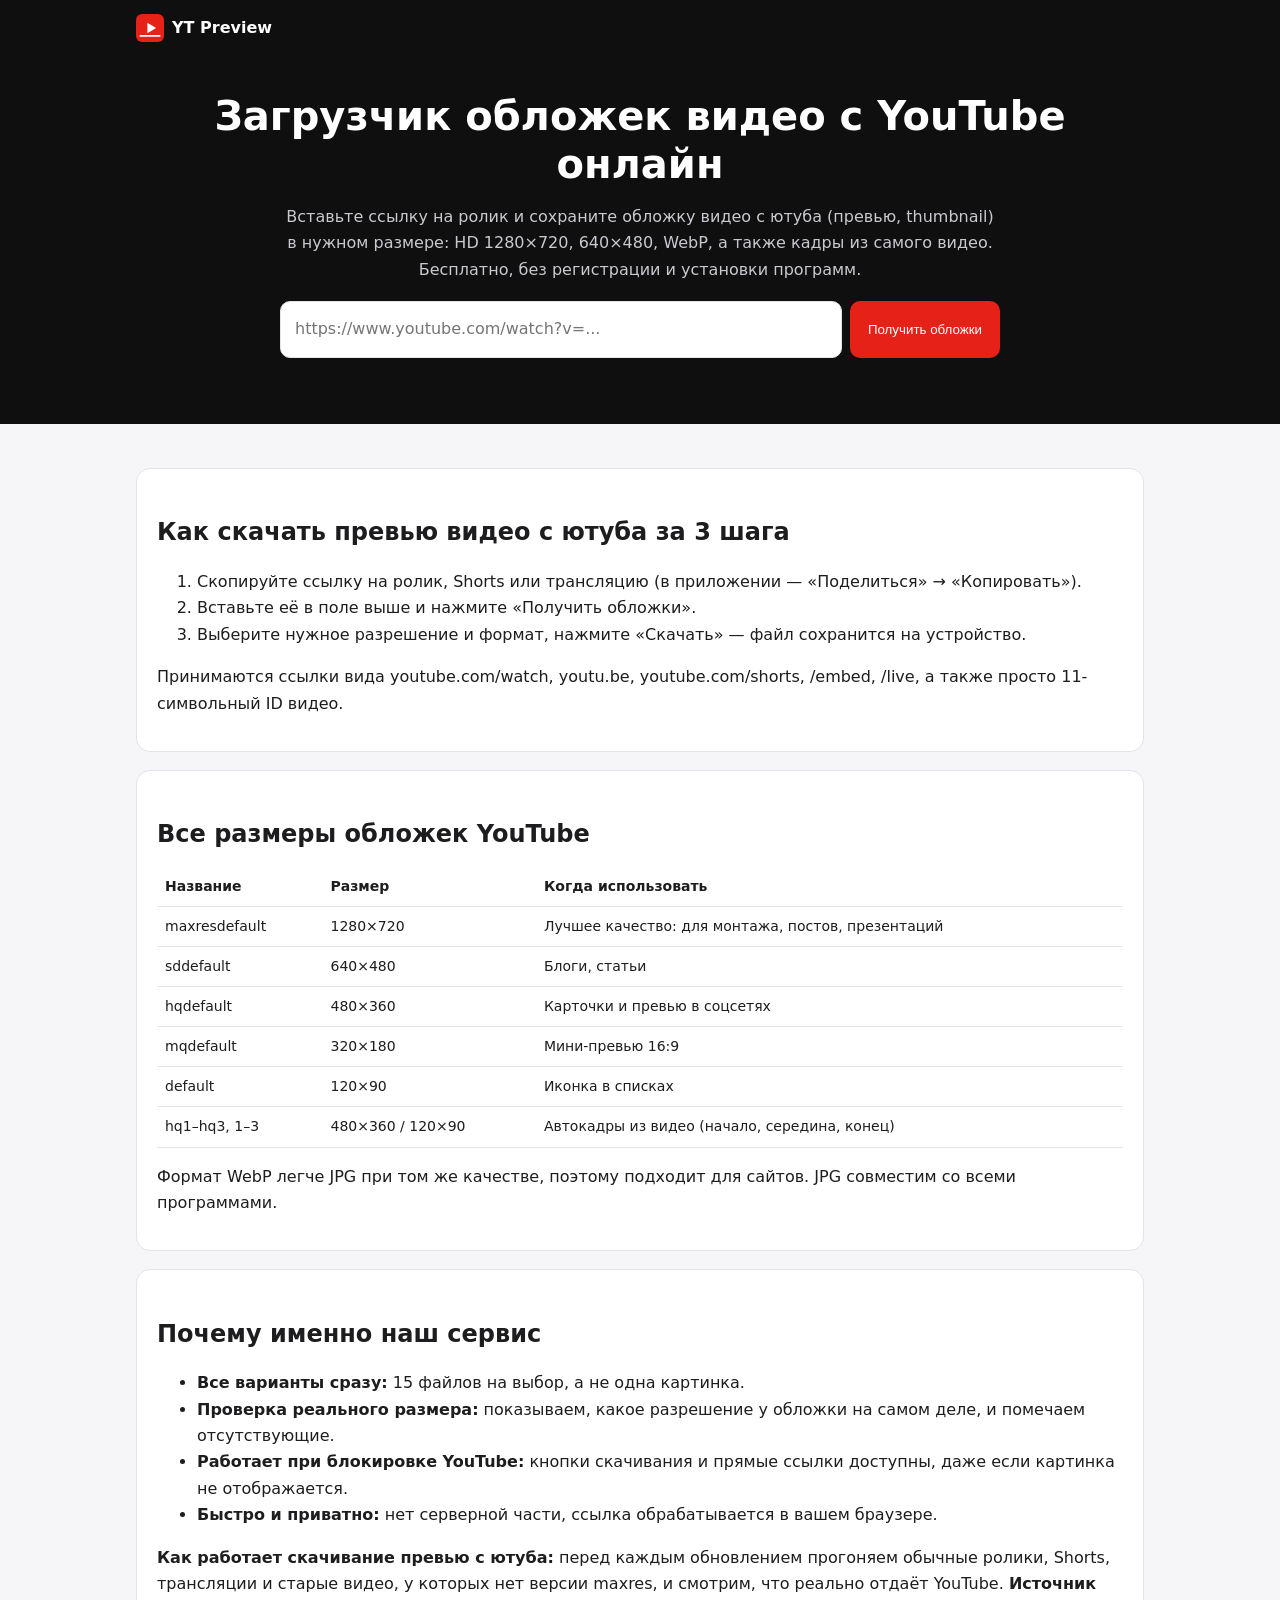
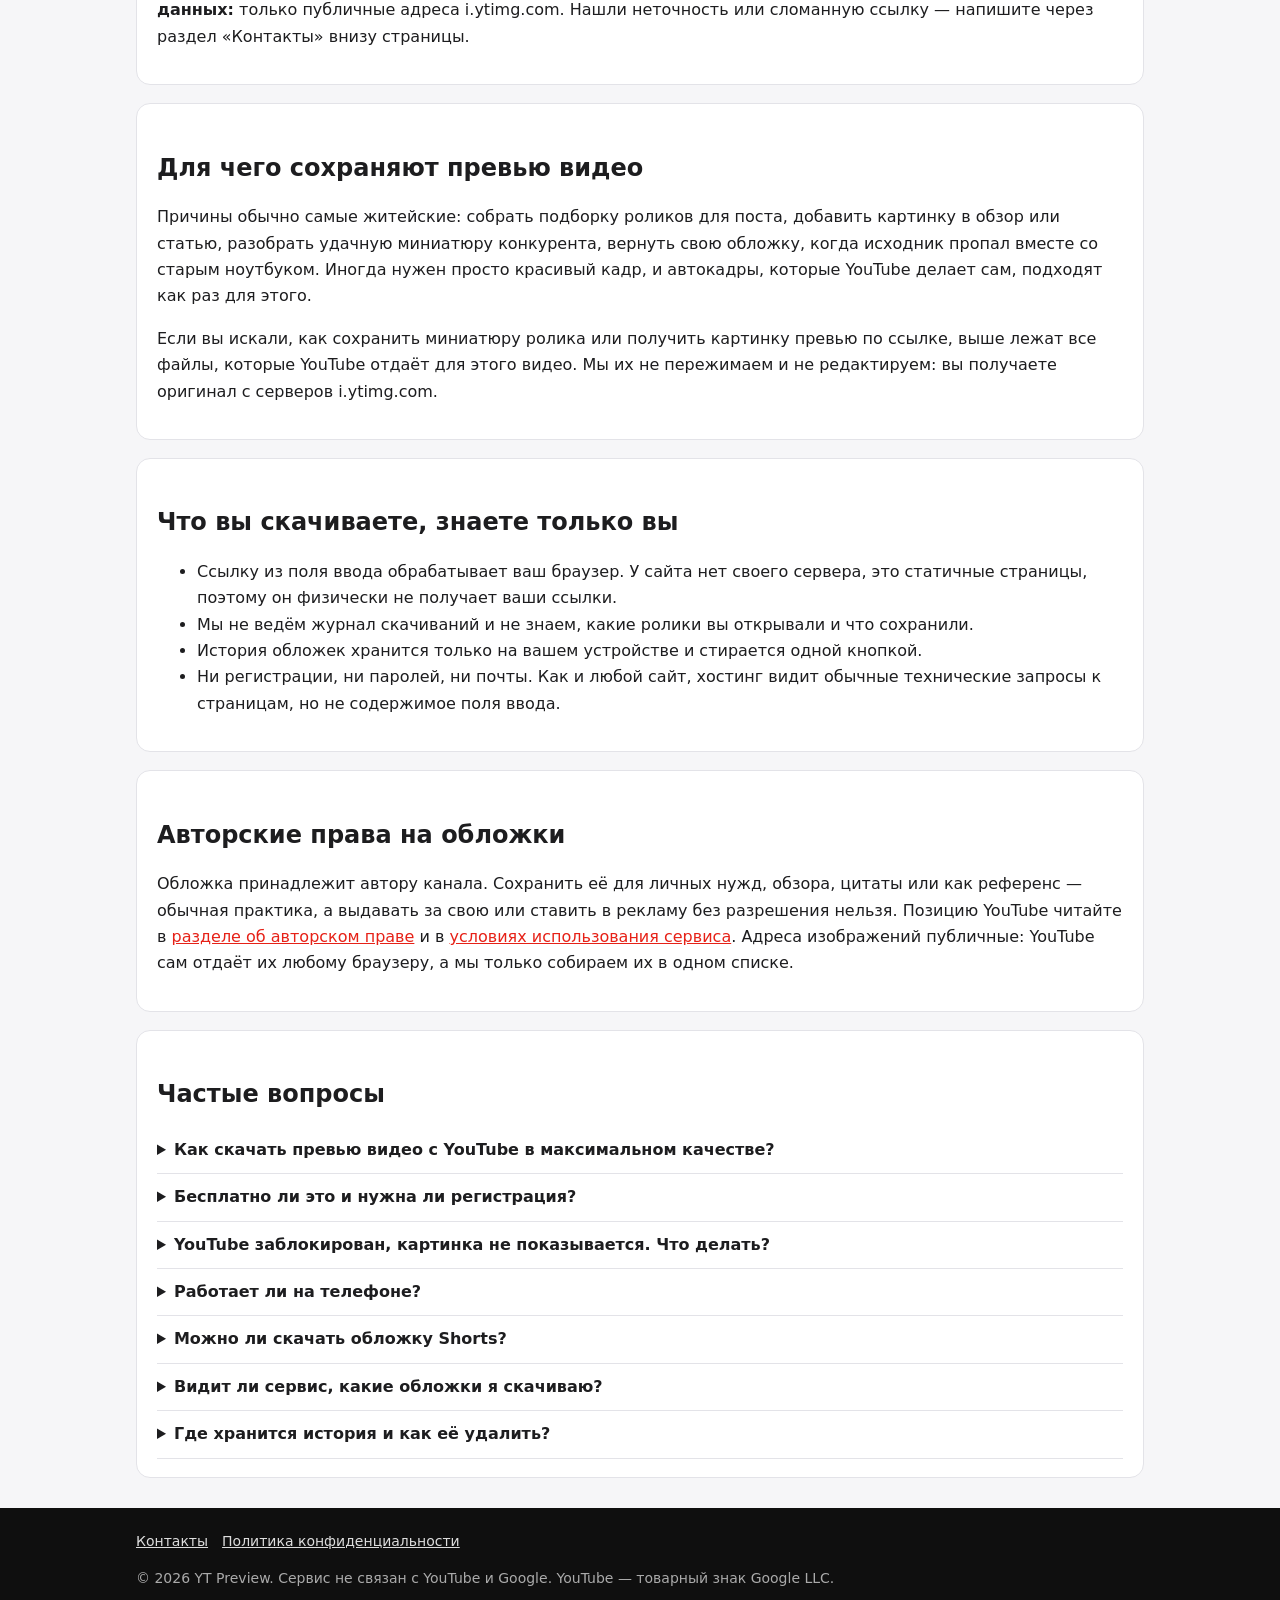
<file: index.html>
<!DOCTYPE html>
<html lang="ru">
	<head>
		<meta charset="utf-8" />
		<meta name="viewport" content="width=device-width,initial-scale=1" />
		<title>Скачать превью видео с Ютуба по ссылке - все размеры обложки YouTube | HD 1280×720</title>
		<meta name="description" content="Скачайте обложку (превью, миниатюру) видео с YouTube по ссылке: HD 1280×720, SD, HQ, WebP и кадры из ролика. Бесплатно, без регистрации, история только в вашем браузере." />
		<meta name="robots" content="index,follow,max-image-preview:large" />
		<link rel="canonical" href="https://thumbnail-downloader.github.io/" />
		<link rel="icon" href="favicon.svg" type="image/svg+xml" />
		<link rel="apple-touch-icon" href="favicon.svg" />
		<meta name="theme-color" content="#e62117" />
		<meta name="author" content="YT Preview" />
		<link rel="preconnect" href="https://i.ytimg.com" crossorigin />
		<meta property="og:type" content="website" />
		<meta property="og:locale" content="ru_RU" />
		<meta property="og:site_name" content="YT Preview" />
		<meta property="og:title" content="Скачать превью видео с Ютуба по ссылке - все размеры обложки YouTube" />
		<meta property="og:description" content="Скачайте обложку (превью, миниатюру) видео с YouTube по ссылке: HD 1280×720, SD, HQ, WebP и кадры из ролика. Бесплатно, без регистрации, история только в вашем браузере." />
		<meta property="og:url" content="https://thumbnail-downloader.github.io/" />
		<meta property="og:image" content="https://thumbnail-downloader.github.io/favicon.svg" />
		<meta name="twitter:card" content="summary" />
		<meta name="twitter:title" content="Скачать превью видео с Ютуба по ссылке" />
		<meta name="twitter:description" content="Скачайте обложку (превью, миниатюру) видео с YouTube по ссылке: HD 1280×720, SD, HQ, WebP и кадры из ролика. Бесплатно, без регистрации, история только в вашем браузере." />
		<link rel="stylesheet" href="style.css" />
		<script type="application/ld+json">
			{"@context":"https://schema.org","@graph":[{"@type":"WebApplication","name":"YT Preview — скачать обложку видео YouTube","url":"https://thumbnail-downloader.github.io/","applicationCategory":"MultimediaApplication","operatingSystem":"Any","inLanguage":"ru","dateModified":"2026-11-10","author":{"@type":"Person","name":"thumbnail-downloader.github.io"},"offers":{"@type":"Offer","price":"0","priceCurrency":"RUB"}},{"@type":"HowTo","name":"Как скачать обложку видео с YouTube","step":[{"@type":"HowToStep","text":"Скопируйте ссылку на видео"},{"@type":"HowToStep","text":"Вставьте её в поле и нажмите «Получить обложки»"},{"@type":"HowToStep","text":"Выберите размер и формат и нажмите «Скачать»"}]},{"@type":"FAQPage","mainEntity":[{"@type":"Question","name":"Как скачать превью видео с YouTube в максимальном качестве?","acceptedAnswer":{"@type":"Answer","text":"Вставьте ссылку и выберите вариант 1280×720 (maxresdefault). Если такого размера нет, у видео доступны HQ 480×360 и SD 640×480."}},{"@type":"Question","name":"Это бесплатно и нужна ли регистрация?","acceptedAnswer":{"@type":"Answer","text":"Да, бесплатно и без регистрации."}},{"@type":"Question","name":"Что делать, если YouTube заблокирован?","acceptedAnswer":{"@type":"Answer","text":"Кнопки скачивания показываются всегда. Если картинка не загрузилась, нажмите «Скачать» или скопируйте прямую ссылку."}},{"@type":"Question","name":"Можно ли использовать чужую обложку?","acceptedAnswer":{"@type":"Answer","text":"Обложка защищена авторским правом автора канала. Для публикации нужно его разрешение."}}]}]}
		</script>
		<meta name="yandex-verification" content="b35285728a7a13b3" />
	</head>
	<body>
		<header>
			<div class="w">
				<p class="l"><img src="favicon.svg" width="28" height="28" alt="Логотип YT Preview" /> YT Preview</p>
			</div>
		</header>
		<main>
			<div class="hero">
				<div class="w">
					<h1>Загрузчик обложек видео с YouTube онлайн</h1>
					<p>Вставьте ссылку на ролик и сохраните обложку видео с ютуба (превью, thumbnail) в нужном размере: HD 1280×720, 640×480, WebP, а также кадры из самого видео. Бесплатно, без регистрации и установки программ.</p>
					<form id="f"><input id="u" type="text" inputmode="url" placeholder="https://www.youtube.com/watch?v=..." aria-label="Ссылка на видео YouTube" required /><button>Получить обложки</button></form>
					<div id="err" role="alert"></div>
				</div>
			</div>
			<div class="w">
				<div id="res" aria-live="polite"></div>
				<section id="hist" hidden>
					<h2>История ваших обложек</h2>
					<p>Здесь последние ролики, для которых вы открывали обложки. Список лежит только в памяти вашего браузера (localStorage): его видите только вы, никто другой, включая нас, доступа к нему не имеет.</p>
					<div id="hl"></div>
					<button id="hc" type="button" class="btn s">Очистить историю</button>
				</section>
				<section>
					<h2>Как скачать превью видео с ютуба за 3 шага</h2>
					<ol>
						<li>Скопируйте ссылку на ролик, Shorts или трансляцию (в приложении — «Поделиться» → «Копировать»).</li>
						<li>Вставьте её в поле выше и нажмите «Получить обложки».</li>
						<li>Выберите нужное разрешение и формат, нажмите «Скачать» — файл сохранится на устройство.</li>
					</ol>
					<p>Принимаются ссылки вида youtube.com/watch, youtu.be, youtube.com/shorts, /embed, /live, а также просто 11-символьный ID видео.</p>
				</section>
				<section>
					<h2>Все размеры обложек YouTube</h2>
					<div class="sc">
						<table>
							<tr>
								<th>Название</th>
								<th>Размер</th>
								<th>Когда использовать</th>
							</tr>
							<tr>
								<td>maxresdefault</td>
								<td>1280×720</td>
								<td>Лучшее качество: для монтажа, постов, презентаций</td>
							</tr>
							<tr>
								<td>sddefault</td>
								<td>640×480</td>
								<td>Блоги, статьи</td>
							</tr>
							<tr>
								<td>hqdefault</td>
								<td>480×360</td>
								<td>Карточки и превью в соцсетях</td>
							</tr>
							<tr>
								<td>mqdefault</td>
								<td>320×180</td>
								<td>Мини-превью 16:9</td>
							</tr>
							<tr>
								<td>default</td>
								<td>120×90</td>
								<td>Иконка в списках</td>
							</tr>
							<tr>
								<td>hq1–hq3, 1–3</td>
								<td>480×360 / 120×90</td>
								<td>Автокадры из видео (начало, середина, конец)</td>
							</tr>
						</table>
					</div>
					<p>Формат WebP легче JPG при том же качестве, поэтому подходит для сайтов. JPG совместим со всеми программами.</p>
				</section>
				<section>
					<h2>Почему именно наш сервис</h2>
					<ul>
						<li><b>Все варианты сразу:</b> 15 файлов на выбор, а не одна картинка.</li>
						<li><b>Проверка реального размера:</b> показываем, какое разрешение у обложки на самом деле, и помечаем отсутствующие.</li>
						<li><b>Работает при блокировке YouTube:</b> кнопки скачивания и прямые ссылки доступны, даже если картинка не отображается.</li>
						<li><b>Быстро и приватно:</b> нет серверной части, ссылка обрабатывается в вашем браузере.</li>
					</ul>
					<p>
						<b>Как работает скачивание превью с ютуба:</b> перед каждым обновлением прогоняем обычные ролики, Shorts, трансляции и старые видео, у которых нет версии maxres, и смотрим, что реально отдаёт YouTube. <b>Источник данных:</b> только публичные
						адреса i.ytimg.com. Нашли неточность или сломанную ссылку — напишите через раздел «Контакты» внизу страницы.
					</p>
				</section>
				<section>
					<h2>Для чего сохраняют превью видео</h2>
					<p>
						Причины обычно самые житейские: собрать подборку роликов для поста, добавить картинку в обзор или статью, разобрать удачную миниатюру конкурента, вернуть свою обложку, когда исходник пропал вместе со старым
						ноутбуком. Иногда нужен просто красивый кадр, и автокадры, которые YouTube делает сам, подходят как раз для этого.
					</p>
					<p>
						Если вы искали, как сохранить миниатюру ролика или получить картинку превью по ссылке, выше лежат все файлы, которые YouTube отдаёт для этого видео. Мы их не пережимаем и не редактируем: вы получаете оригинал с
						серверов i.ytimg.com.
					</p>
				</section>
				<section>
					<h2>Что вы скачиваете, знаете только вы</h2>
					<ul>
						<li>Ссылку из поля ввода обрабатывает ваш браузер. У сайта нет своего сервера, это статичные страницы, поэтому он физически не получает ваши ссылки.</li>
						<li>Мы не ведём журнал скачиваний и не знаем, какие ролики вы открывали и что сохранили.</li>
						<li>История обложек хранится только на вашем устройстве и стирается одной кнопкой.</li>
						<li>Ни регистрации, ни паролей, ни почты. Как и любой сайт, хостинг видит обычные технические запросы к страницам, но не содержимое поля ввода.</li>
					</ul>
				</section>
				<section>
					<h2>Авторские права на обложки</h2>
					<p>
						Обложка принадлежит автору канала. Сохранить её для личных нужд, обзора, цитаты или как референс — обычная практика, а выдавать за свою или ставить в рекламу без разрешения нельзя. Позицию YouTube читайте в
						<a href="https://www.youtube.com/howyoutubeworks/copyright/" target="_blank" rel="noopener">разделе об авторском праве</a> и в
						<a href="https://www.youtube.com/t/terms" target="_blank" rel="noopener">условиях использования сервиса</a>. Адреса изображений публичные: YouTube сам отдаёт их любому браузеру, а мы только собираем их в одном
						списке.
					</p>
				</section>
				<section>
					<h2>Частые вопросы</h2>
					<details>
						<summary>Как скачать превью видео с YouTube в максимальном качестве?</summary>
						<p>Выберите вариант 1280×720 (maxresdefault). Если он помечен как недоступный, у автора загружена картинка меньшего размера — берите 640×480 или 480×360.</p>
					</details>
					<details>
						<summary>Бесплатно ли это и нужна ли регистрация?</summary>
						<p>Да, сервис бесплатный, регистрация и установка программ не нужны.</p>
					</details>
					<details>
						<summary>YouTube заблокирован, картинка не показывается. Что делать?</summary>
						<p>Нажмите «Скачать» — браузер откроет прямую ссылку. Также можно скопировать её кнопкой «Ссылка» и открыть через VPN или другое устройство.</p>
					</details>
					<details>
						<summary>Работает ли на телефоне?</summary>
						<p>Да, дизайн адаптивный. На iPhone и Android файл можно сохранить долгим нажатием на картинку.</p>
					</details>
					<details>
						<summary>Можно ли скачать обложку Shorts?</summary>
						<p>Да, вставьте ссылку вида youtube.com/shorts/ID.</p>
					</details>
					<details>
						<summary>Видит ли сервис, какие обложки я скачиваю?</summary>
						<p>Нет. Ссылку обрабатывает ваш браузер, на наш сервер она не отправляется, а журнала скачиваний у сайта нет.</p>
					</details>
					<details>
						<summary>Где хранится история и как её удалить?</summary>
						<p>Только в вашем браузере. Нажмите «Очистить историю» под списком или удалите данные сайта в настройках браузера.</p>
					</details>
				</section>
				
			</div>
		</main>
		<footer>
			<div class="w">
				<a href="/contacts/">Контакты</a><a href="/privacy/">Политика конфиденциальности</a>
				<p>© 2026 YT Preview. Сервис не связан с YouTube и Google. YouTube — товарный знак Google LLC.</p>
			</div>
		</footer>
		<script src="app.js" defer></script>
	</body>
</html>
</file>
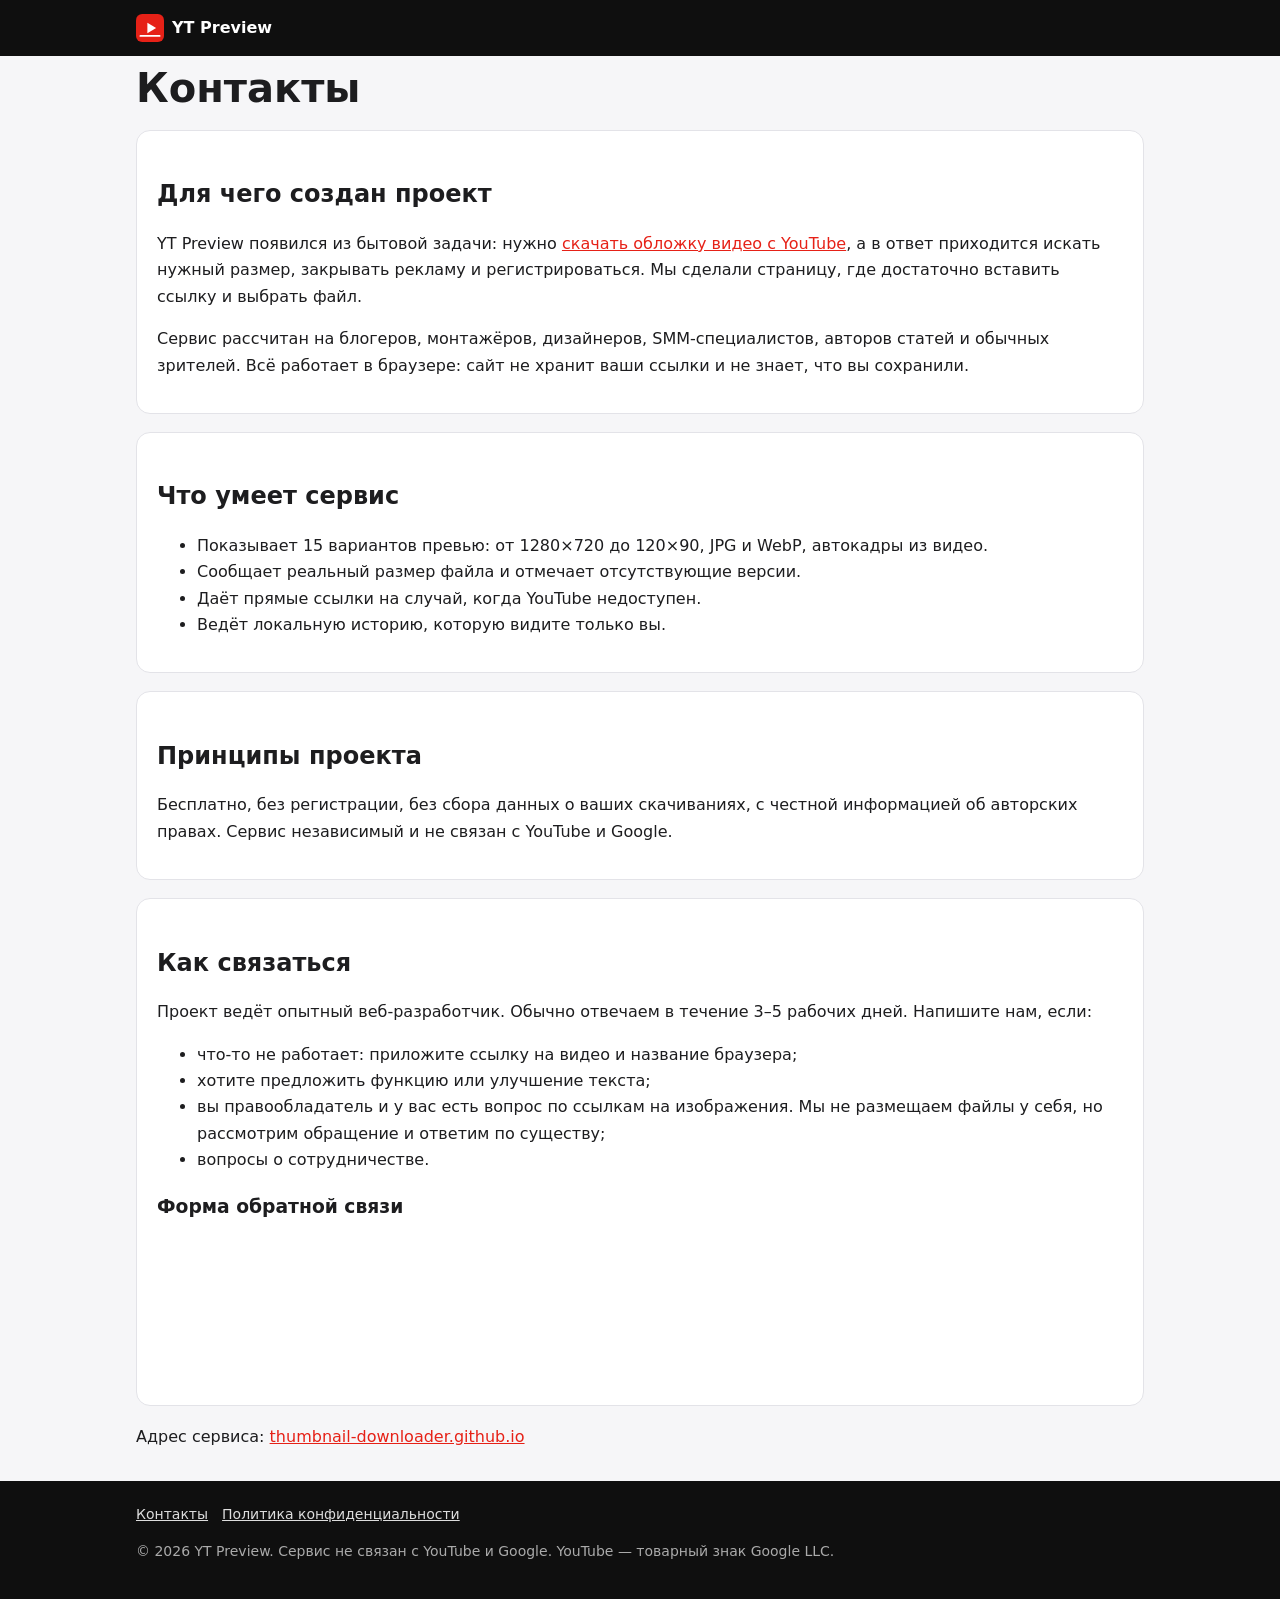
<file: contacts/index.html>
<!DOCTYPE html>
<html lang="ru">
	<head>
		<meta charset="utf-8" />
		<meta name="viewport" content="width=device-width,initial-scale=1" />
		<title>Контакты — thumbnail-downloader.github.io</title>
		<meta name="description" content="Контакты сервиса thumbnail-downloader.github.io: для чего создан проект, как связаться с автором, предложить улучшение или сообщить об ошибке." />
		<meta name="robots" content="index,follow,max-image-preview:large" />
		<link rel="canonical" href="https://thumbnail-downloader.github.io/contacts/" />
		<link rel="icon" href="favicon.svg" type="image/svg+xml" />
		<link rel="apple-touch-icon" href="/favicon.svg" />
		<meta name="theme-color" content="#e62117" />
		<meta name="author" content="YT Preview" />
		<link rel="preconnect" href="https://i.ytimg.com" crossorigin />
		<meta property="og:type" content="website" />
		<meta property="og:locale" content="ru_RU" />
		<meta property="og:site_name" content="YT Preview" />
		<meta property="og:title" content="Контакты — thumbnail-downloader.github.io" />
		<meta property="og:description" content="Контакты сервиса YT Preview: для чего создан проект, как связаться с автором, предложить улучшение или сообщить об ошибке." />
		<meta property="og:url" content="https://thumbnail-downloader.github.io/contacts/" />
		<meta property="og:image" content="https://thumbnail-downloader.github.io/favicon.svg" />
		<meta name="twitter:card" content="summary" />
		<meta name="twitter:title" content="Контакты — YT Preview, сервис скачивания обложек YouTube" />
		<meta name="twitter:description" content="Контакты сервиса YT Preview: для чего создан проект, как связаться с автором, предложить улучшение или сообщить об ошибке." />
		<link rel="stylesheet" href="/style.css" />
	</head>

	<body>
		<header>
			<div class="w">
				<p class="l"><img src="/favicon.svg" width="28" height="28" alt="Логотип YT Preview" /> YT Preview</p>
			</div>
		</header>
		<main class="w">
			<h1>Контакты</h1>
			<section>
				<h2>Для чего создан проект</h2>
				<p>
					YT Preview появился из бытовой задачи: нужно <a href="https://thumbnail-downloader.github.io/">скачать обложку видео с YouTube</a>, а в ответ приходится искать нужный размер, закрывать рекламу и регистрироваться. Мы
					сделали страницу, где достаточно вставить ссылку и выбрать файл.
				</p>
				<p>Сервис рассчитан на блогеров, монтажёров, дизайнеров, SMM-специалистов, авторов статей и обычных зрителей. Всё работает в браузере: сайт не хранит ваши ссылки и не знает, что вы сохранили.</p>
			</section>
			<section>
				<h2>Что умеет сервис</h2>
				<ul>
					<li>Показывает 15 вариантов превью: от 1280×720 до 120×90, JPG и WebP, автокадры из видео.</li>
					<li>Сообщает реальный размер файла и отмечает отсутствующие версии.</li>
					<li>Даёт прямые ссылки на случай, когда YouTube недоступен.</li>
					<li>Ведёт локальную историю, которую видите только вы.</li>
				</ul>
			</section>
			<section>
				<h2>Принципы проекта</h2>
				<p>Бесплатно, без регистрации, без сбора данных о ваших скачиваниях, с честной информацией об авторских правах. Сервис независимый и не связан с YouTube и Google.</p>
			</section>

			<section>
				<h2>Как связаться</h2>
				<p>Проект ведёт опытный веб-разработчик. Обычно отвечаем в течение 3–5 рабочих дней. Напишите нам, если:</p>
				<ul>
					<li>что-то не работает: приложите ссылку на видео и название браузера;</li>
					<li>хотите предложить функцию или улучшение текста;</li>
					<li>вы правообладатель и у вас есть вопрос по ссылкам на изображения. Мы не размещаем файлы у себя, но рассмотрим обращение и ответим по существу;</li>
					<li>вопросы о сотрудничестве.</li>
				</ul>
				<h3>Форма обратной связи</h3>
				<script src="https://forms.yandex.ru/_static/embed.js"></script><iframe src="https://forms.yandex.ru/u/6659878ec417f32706189a5f?iframe=1" frameborder="0" name="ya-form-6659878ec417f32706189a5f" width="650"></iframe>
				
			</section>
			<p>Адрес сервиса: <a href="https://thumbnail-downloader.github.io/">thumbnail-downloader.github.io</a></p>
		</main>
		<footer>
			<div class="w">
				<a href="/contacts/">Контакты</a><a href="/privacy/">Политика конфиденциальности</a>
				<p>© 2026 YT Preview. Сервис не связан с YouTube и Google. YouTube — товарный знак Google LLC.</p>
			</div>
		</footer>
	</body>
</html>
</file>
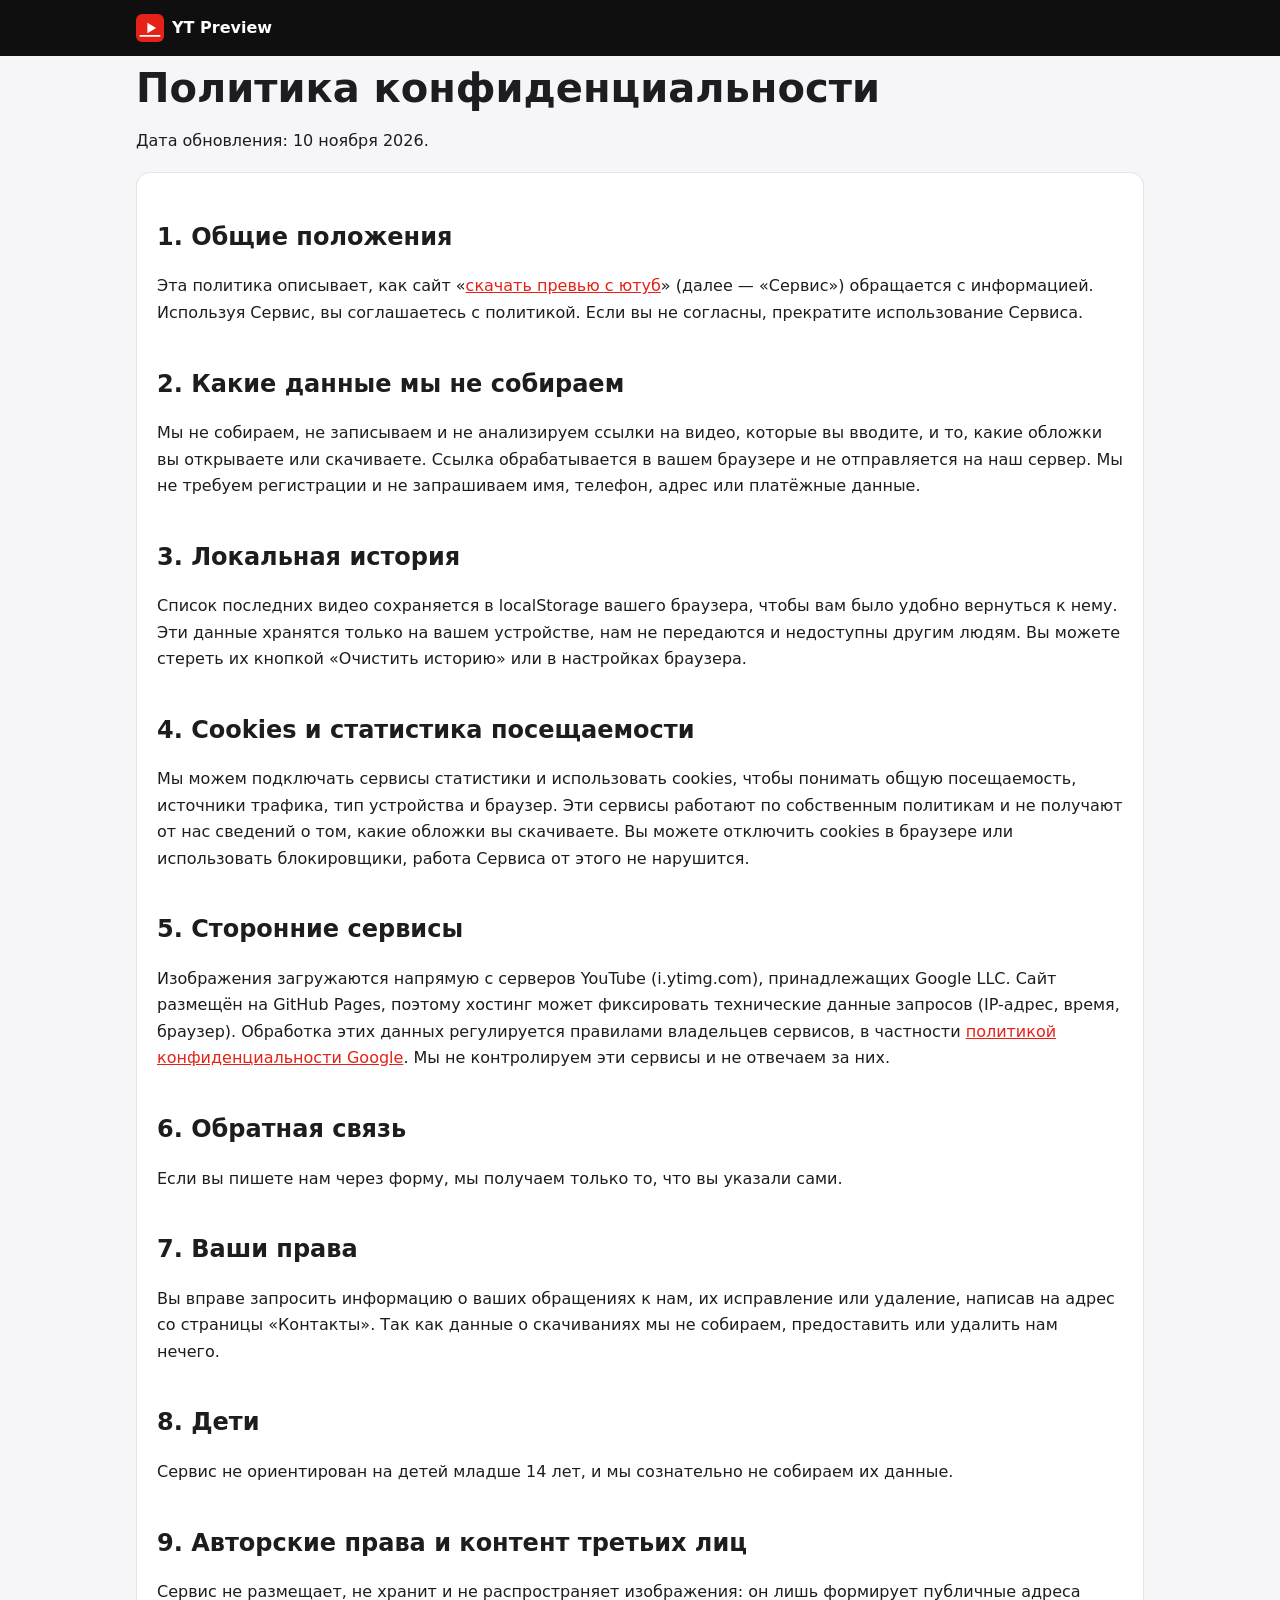
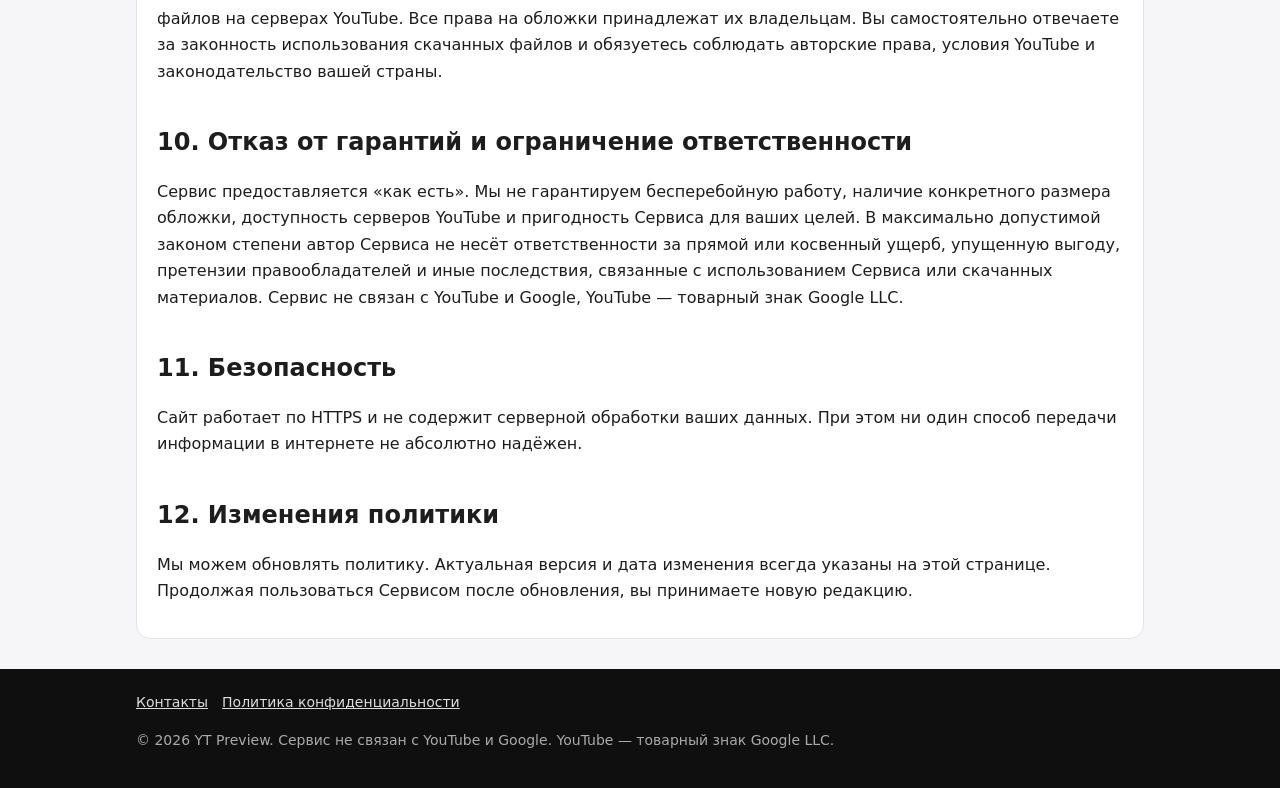
<file: privacy/index.html>
<!DOCTYPE html>
<html lang="ru">
	<head>
		<meta charset="utf-8" />
		<meta name="viewport" content="width=device-width,initial-scale=1" />
		<title>Политика конфиденциальности — thumbnail-downloader.github.io</title>
		<meta name="description" content="Политика конфиденциальности YT Preview: сервис не хранит персональные данные пользователей." />
		<meta name="robots" content="index,follow,max-image-preview:large" />
		<link rel="canonical" href="https://thumbnail-downloader.github.io/privacy/" />
		<link rel="icon" href="favicon.svg" type="image/svg+xml" />
		<link rel="apple-touch-icon" href="/favicon.svg" />
		<meta name="theme-color" content="#e62117" />
		<meta name="author" content="YT Preview" />
		<link rel="preconnect" href="https://i.ytimg.com" crossorigin />
		<meta property="og:type" content="website" />
		<meta property="og:locale" content="ru_RU" />
		<meta property="og:site_name" content="YT Preview" />
		<meta property="og:title" content="Политика конфиденциальности — thumbnail-downloader.github.io" />
		<meta property="og:description" content="Политика конфиденциальности YT Preview: сервис не хранит персональные данные пользователей." />
		<meta property="og:url" content="https://thumbnail-downloader.github.io/privacy/" />
		<meta property="og:image" content="https://thumbnail-downloader.github.io/favicon.svg" />
		<meta name="twitter:card" content="summary" />
		<meta name="twitter:title" content="Политика конфиденциальности — thumbnail-downloader.github.io" />
		<meta name="twitter:description" content="Политика конфиденциальности YT Preview: сервис не хранит персональные данные пользователей." />
		<link rel="stylesheet" href="/style.css" />
	</head>

	<body>
		<header>
			<div class="w">
				<p class="l"><img src="/favicon.svg" width="28" height="28" alt="Логотип YT Preview" /> YT Preview</p>
			</div>
		</header>
		<main class="w">
			<h1>Политика конфиденциальности</h1>
			<p>Дата обновления: 10 ноября 2026.</p>
			<section>
				<h2>1. Общие положения</h2>
				<p>
					Эта политика описывает, как сайт «<a href="https://thumbnail-downloader.github.io/">скачать превью с ютуб</a>» (далее — «Сервис») обращается с информацией. Используя Сервис, вы соглашаетесь с политикой. Если вы не согласны, прекратите
					использование Сервиса.
				</p>
				<h2>2. Какие данные мы не собираем</h2>
				<p>
					Мы не собираем, не записываем и не анализируем ссылки на видео, которые вы вводите, и то, какие обложки вы открываете или скачиваете. Ссылка обрабатывается в вашем браузере и не отправляется на наш сервер. Мы не требуем
					регистрации и не запрашиваем имя, телефон, адрес или платёжные данные.
				</p>
				<h2>3. Локальная история</h2>
				<p>
					Список последних видео сохраняется в localStorage вашего браузера, чтобы вам было удобно вернуться к нему. Эти данные хранятся только на вашем устройстве, нам не передаются и недоступны другим людям. Вы можете стереть их
					кнопкой «Очистить историю» или в настройках браузера.
				</p>
				<h2>4. Cookies и статистика посещаемости</h2>
				<p>
					Мы можем подключать сервисы статистики и использовать cookies, чтобы понимать общую посещаемость, источники трафика, тип устройства и браузер. Эти сервисы
					работают по собственным политикам и не получают от нас сведений о том, какие обложки вы скачиваете. Вы можете отключить cookies в браузере или использовать блокировщики, работа Сервиса от этого не нарушится.
				</p>
				<h2>5. Сторонние сервисы</h2>
				<p>
					Изображения загружаются напрямую с серверов YouTube (i.ytimg.com), принадлежащих Google LLC. Сайт размещён на GitHub Pages, поэтому хостинг может фиксировать технические данные запросов (IP-адрес, время, браузер).
					Обработка этих данных регулируется правилами владельцев сервисов, в частности <a href="https://policies.google.com/privacy?hl=ru" target="_blank" rel="noopener">политикой конфиденциальности Google</a>. Мы не контролируем
					эти сервисы и не отвечаем за них.
				</p>
				<h2>6. Обратная связь</h2>
				<p>
					Если вы пишете нам через форму, мы получаем только то, что вы указали сами.
				</p>
				<h2>7. Ваши права</h2>
				<p>Вы вправе запросить информацию о ваших обращениях к нам, их исправление или удаление, написав на адрес со страницы «Контакты». Так как данные о скачиваниях мы не собираем, предоставить или удалить нам нечего.</p>
				<h2>8. Дети</h2>
				<p>Сервис не ориентирован на детей младше 14 лет, и мы сознательно не собираем их данные.</p>
				<h2>9. Авторские права и контент третьих лиц</h2>
				<p>
					Сервис не размещает, не хранит и не распространяет изображения: он лишь формирует публичные адреса файлов на серверах YouTube. Все права на обложки принадлежат их владельцам. Вы самостоятельно отвечаете за законность
					использования скачанных файлов и обязуетесь соблюдать авторские права, условия YouTube и законодательство вашей страны.
				</p>
				<h2>10. Отказ от гарантий и ограничение ответственности</h2>
				<p>
					Сервис предоставляется «как есть». Мы не гарантируем бесперебойную работу, наличие конкретного размера обложки, доступность серверов YouTube и пригодность Сервиса для ваших целей. В максимально допустимой законом степени
					автор Сервиса не несёт ответственности за прямой или косвенный ущерб, упущенную выгоду, претензии правообладателей и иные последствия, связанные с использованием Сервиса или скачанных материалов. Сервис не связан с
					YouTube и Google, YouTube — товарный знак Google LLC.
				</p>
				<h2>11. Безопасность</h2>
				<p>Сайт работает по HTTPS и не содержит серверной обработки ваших данных. При этом ни один способ передачи информации в интернете не абсолютно надёжен.</p>
				<h2>12. Изменения политики</h2>
				<p>Мы можем обновлять политику. Актуальная версия и дата изменения всегда указаны на этой странице. Продолжая пользоваться Сервисом после обновления, вы принимаете новую редакцию.</p>
			</section>
		</main>
		<footer>
			<div class="w">
				<a href="/contacts/">Контакты</a><a href="/privacy/">Политика конфиденциальности</a>
				<p>© 2026 YT Preview. Сервис не связан с YouTube и Google. YouTube — товарный знак Google LLC.</p>
			</div>
		</footer>
	</body>
</html>
</file>
<file: style.css>
:root{--a:#e62117;--d:#0f0f0f;--bg:#f6f6f8;--c:#fff;--t:#1d1d1f;--m:#606068;--b:#e3e3e8}
@media(prefers-color-scheme:dark){:root{--bg:#121214;--c:#1c1c20;--t:#f1f1f3;--m:#a0a0aa;--b:#2c2c32}}
*{box-sizing:border-box}body{margin:0;font:16px/1.65 system-ui,-apple-system,"Segoe UI",Roboto,Arial,sans-serif;background:var(--bg);color:var(--t)}
a{color:var(--a)}.w{max-width:1040px;margin:0 auto;padding:0 16px}
header{background:var(--d);color:#fff}header .w{display:flex;justify-content:space-between;align-items:center;min-height:56px;gap:12px;flex-wrap:wrap}
header a{color:#fff;text-decoration:none;margin-left:16px}header .l{font-weight:700;margin:0;display:flex;gap:8px;align-items:center}
.hero{background:var(--d);color:#fff;padding:28px 0 36px;text-align:center}.hero p{color:#c9c9d0;max-width:720px;margin:0 auto 18px}
h1{font-size:clamp(1.6rem,4.5vw,2.5rem);line-height:1.2;margin:.2em 0 .4em}h2{font-size:1.5rem;margin:1.6em 0 .5em}h3{margin:1em 0 .3em}
form{display:flex;gap:8px;max-width:720px;margin:0 auto;flex-wrap:wrap}
input,textarea{flex:1 1 280px;padding:14px;border-radius:10px;border:1px solid var(--b);font:inherit;background:var(--c);color:var(--t)}
button,.btn{background:var(--a);color:#fff;border:0;border-radius:10px;padding:12px 18px;font:600 15px inherit;cursor:pointer;text-decoration:none;display:inline-block;text-align:center}
.btn.s{background:transparent;color:var(--a);border:1px solid var(--a)}
#err{color:#ff8a80;min-height:1.4em;margin-top:8px}
#res{display:grid;grid-template-columns:repeat(auto-fill,minmax(250px,1fr));gap:14px;margin:22px 0}
.card{background:var(--c);border:1px solid var(--b);border-radius:12px;overflow:hidden;display:flex;flex-direction:column}
.im{aspect-ratio:16/9;background:var(--b);display:flex;align-items:center;justify-content:center;text-align:center;font-size:12px;color:var(--m);padding:8px}.im img{width:100%;height:100%;object-fit:cover}
.card div.i{padding:12px;display:flex;flex-direction:column;gap:4px;flex:1}.card small{color:var(--m)}.row{display:flex;gap:6px;margin-top:auto;padding-top:8px}.row>*{flex:1;padding:10px 6px;font-size:14px}
.miss{opacity:.55}section,.box{background:var(--c);border:1px solid var(--b);border-radius:14px;padding:6px 20px 18px;margin:18px 0}
table{width:100%;border-collapse:collapse;font-size:14px}th,td{border-bottom:1px solid var(--b);padding:8px;text-align:left}.sc{overflow-x:auto}
details{border-bottom:1px solid var(--b);padding:10px 0}summary{cursor:pointer;font-weight:600}
footer{background:var(--d);color:#aaa;padding:22px 0;margin-top:30px;font-size:14px}footer a{color:#ddd;margin-right:14px}
[hidden]{display:none!important}#hl{display:grid;grid-template-columns:repeat(auto-fill,minmax(110px,1fr));gap:8px;margin:10px 0 14px}.hi{padding:0;border:1px solid var(--b);background:var(--b);overflow:hidden;aspect-ratio:16/9;border-radius:8px;cursor:pointer}.hi img{width:100%;height:100%;object-fit:cover}
</file>
